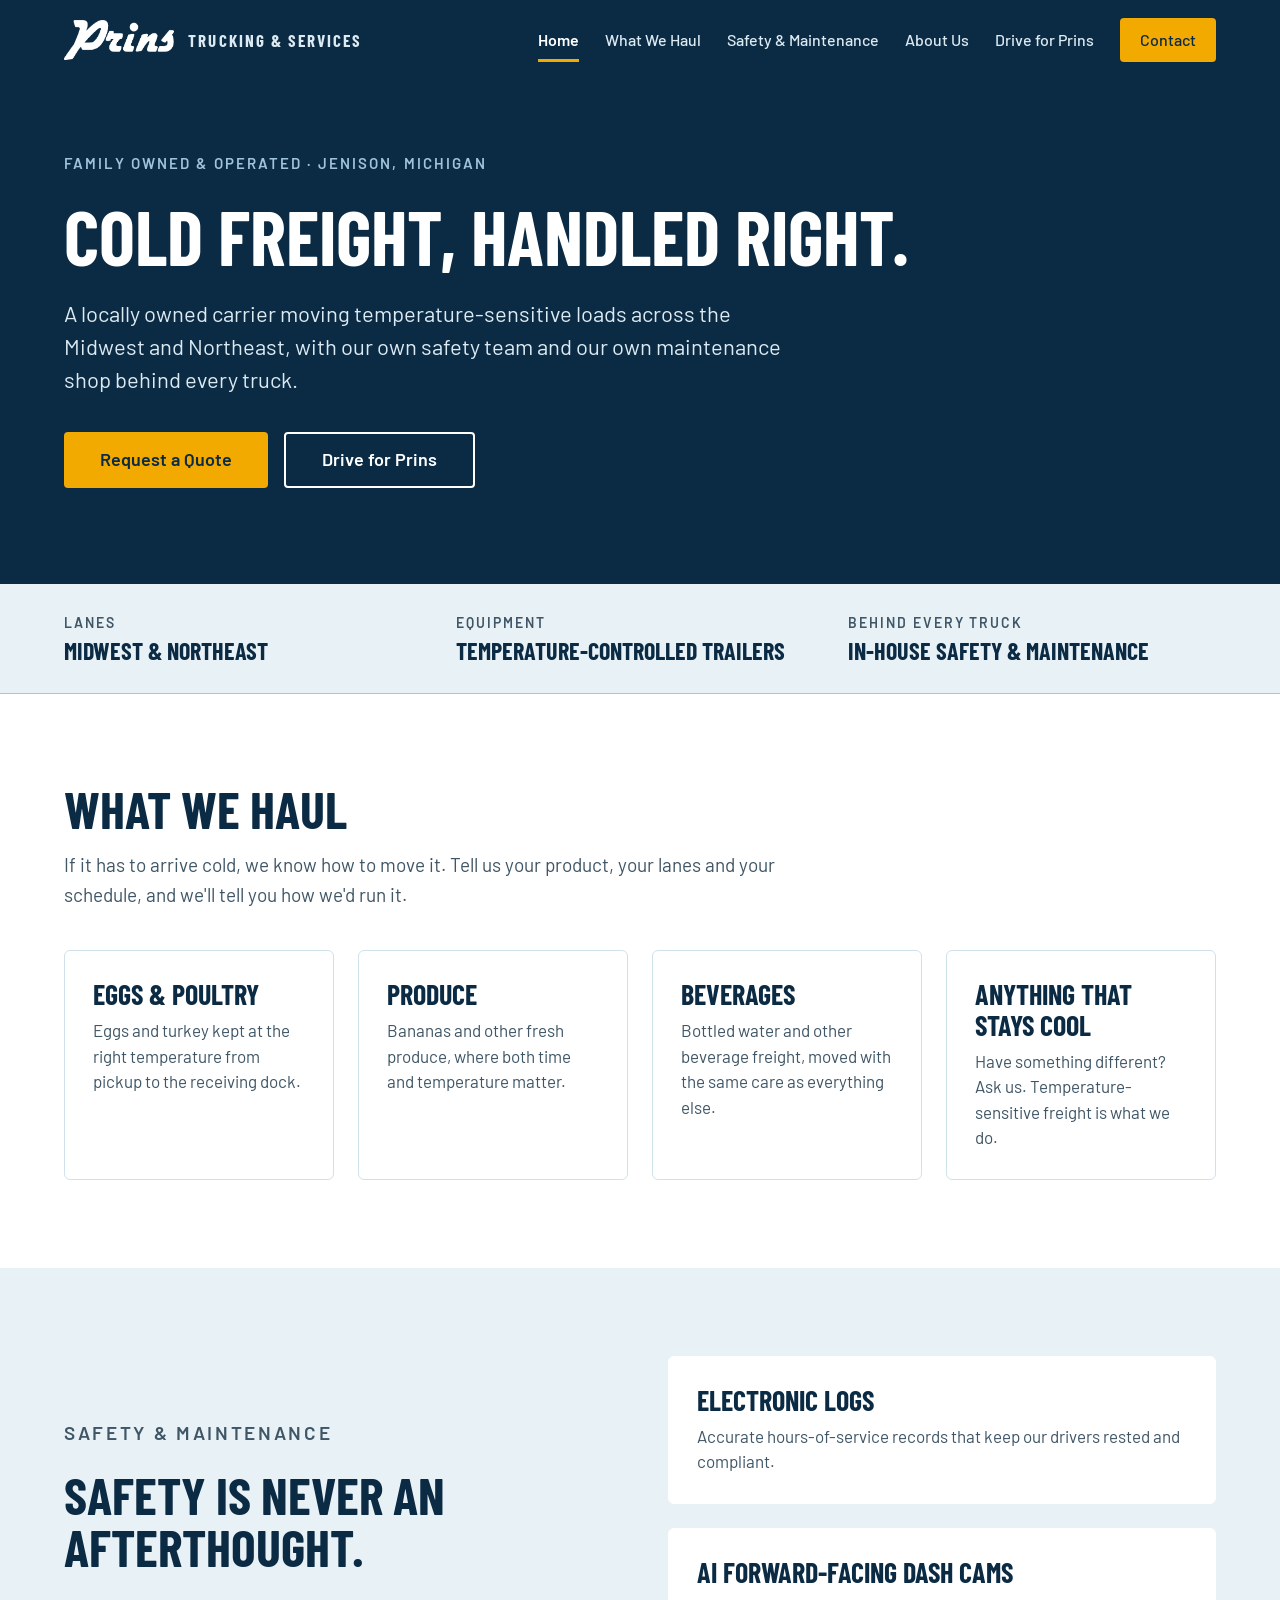
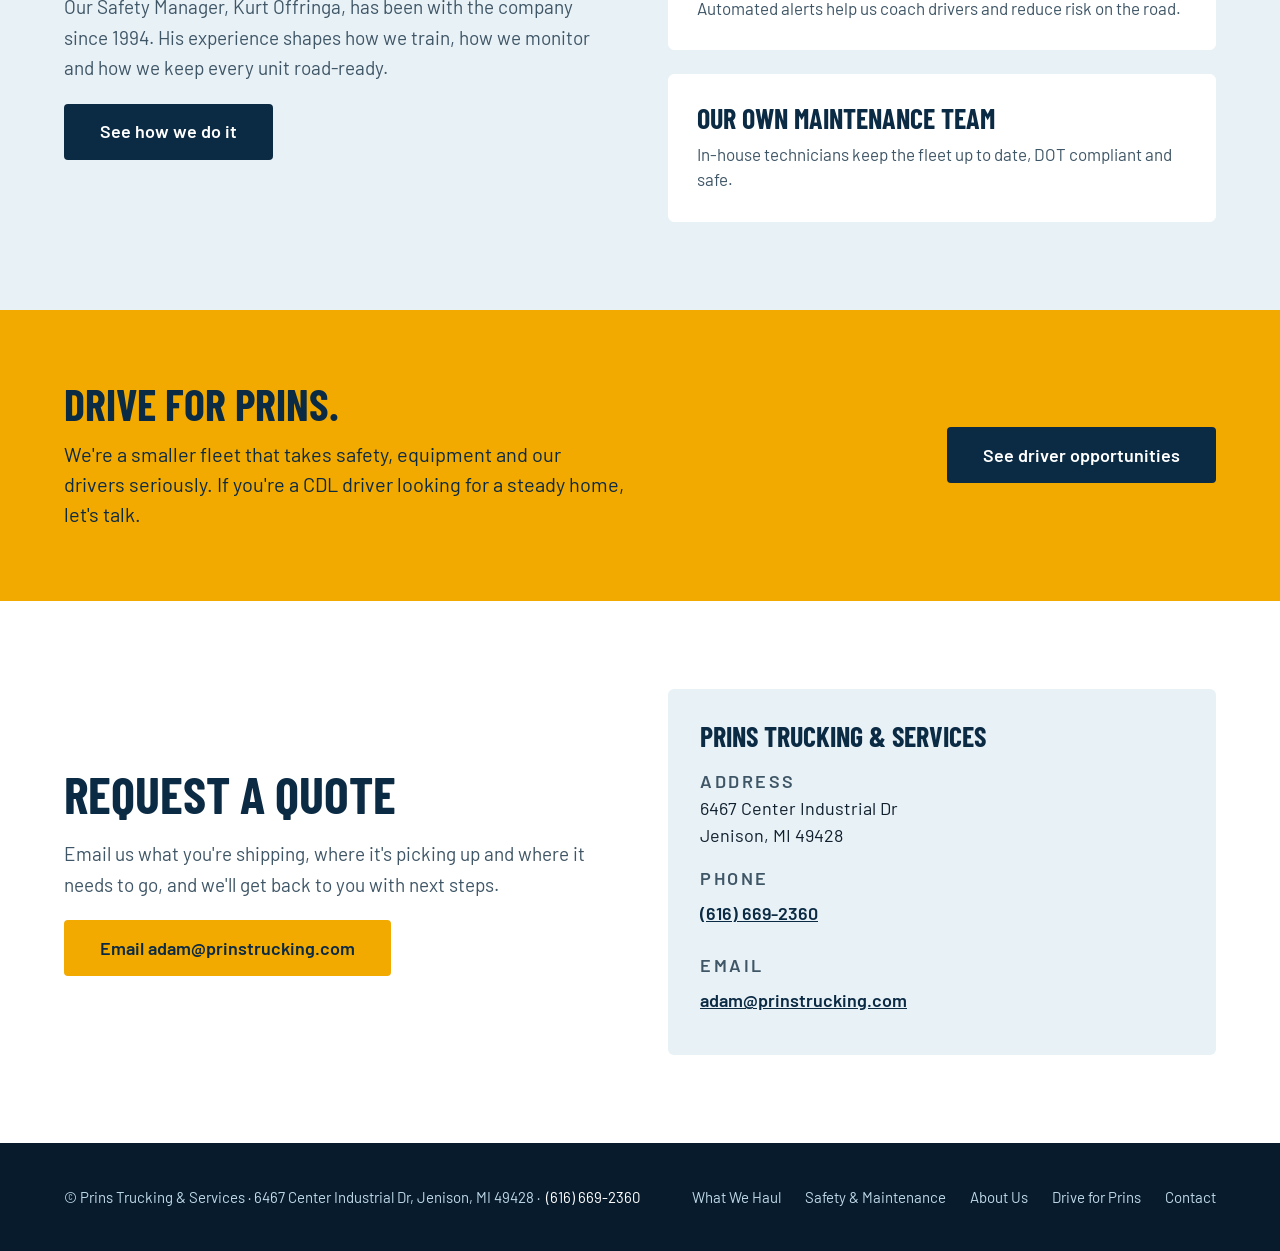
<file: index.html>
<!doctype html>
<html lang="en">
<head>
<meta charset="utf-8">
<meta name="viewport" content="width=device-width, initial-scale=1">
<title>Prins Trucking | Refrigerated Freight in Jenison, MI</title>
<meta name="description" content="Family owned and operated carrier hauling temperature-sensitive freight across the Midwest and Northeast.">
<meta name="theme-color" content="#0B2A43">
<meta property="og:type" content="website">
<meta property="og:title" content="Prins Trucking | Refrigerated Freight in Jenison, MI">
<meta property="og:description" content="Family owned and operated carrier hauling temperature-sensitive freight across the Midwest and Northeast.">
<meta property="og:site_name" content="Prins Trucking &amp; Services">
<meta property="og:url" content="https://prinstrucking.com/">
<meta property="og:image" content="https://prinstrucking.com/images/social-preview.png">
<meta property="og:image:width" content="1200">
<meta property="og:image:height" content="630">
<meta property="og:image:alt" content="Prins Trucking: cold freight, handled right. Family owned and operated in Jenison, Michigan.">
<meta name="twitter:card" content="summary_large_image">
<meta name="twitter:title" content="Prins Trucking | Refrigerated Freight in Jenison, MI">
<meta name="twitter:description" content="Family owned and operated carrier hauling temperature-sensitive freight across the Midwest and Northeast.">
<meta name="twitter:image" content="https://prinstrucking.com/images/social-preview.png">
<link rel="icon" type="image/png" sizes="32x32" href="images/favicon-32.png">
<link rel="icon" type="image/png" sizes="512x512" href="images/favicon-512.png">
<link rel="apple-touch-icon" href="images/apple-touch-icon.png">
<link rel="preconnect" href="https://fonts.googleapis.com">
<link rel="preconnect" href="https://fonts.gstatic.com" crossorigin>
<link href="https://fonts.googleapis.com/css2?family=Barlow+Condensed:wght@600;700&family=Barlow:wght@400;500;600&display=swap" rel="stylesheet">
<link rel="stylesheet" href="styles.css">
<script type="application/ld+json">
{"@context":"https://schema.org","@type":"LocalBusiness","name":"Prins Trucking & Services","description":"Family owned and operated refrigerated carrier in Jenison, Michigan.","telephone":"+1-616-669-2360","email":"adam@prinstrucking.com","address":{"@type":"PostalAddress","streetAddress":"6467 Center Industrial Dr","addressLocality":"Jenison","addressRegion":"MI","postalCode":"49428","addressCountry":"US"}}
</script>
</head>
<body>
<a class="skip" href="#main">Skip to content</a>
<header class="site-header">
  <div class="wrap">
    <a class="brand" href="index.html" aria-label="Prins Trucking &amp; Services, home">
      <img src="images/prins-logo-white.png" alt="Prins" width="110" height="40">
      <span>Trucking &amp; Services</span>
    </a>
    <nav class="nav" aria-label="Main"><a href="index.html" aria-current="page">Home</a><a href="index.html#haul">What We Haul</a><a href="safety.html">Safety &amp; Maintenance</a><a href="about.html">About Us</a><a href="drive.html">Drive for Prins</a><a class="btn-nav" href="index.html#quote">Contact</a></nav>
  </div>
</header>
<main id="main">
<section class="hero"><div class="wrap">
  <p class="eyebrow">Family owned &amp; operated · Jenison, Michigan</p>
  <h1>Cold freight, handled right.</h1>
  <p class="lead">A locally owned carrier moving temperature-sensitive loads across the Midwest and Northeast, with our own safety team and our own maintenance shop behind every truck.</p>
  <div class="btnrow"><a class="btn btn-amber" href="mailto:adam@prinstrucking.com?subject=Quote%20request">Request a Quote</a><a class="btn btn-ghost" href="drive.html">Drive for Prins</a></div>
</div></section>
<section class="facts"><div class="wrap factrow">
  <div><p class="label">Lanes</p><p class="fv">Midwest &amp; Northeast</p></div>
  <div><p class="label">Equipment</p><p class="fv">Temperature-controlled trailers</p></div>
  <div><p class="label">Behind every truck</p><p class="fv">In-house safety &amp; maintenance</p></div>
</div></section>
<section id="haul"><div class="wrap sec">
  <div class="head"><h2>What we haul</h2><p>If it has to arrive cold, we know how to move it. Tell us your product, your lanes and your schedule, and we'll tell you how we'd run it.</p></div>
  <div class="cards four"><div class="card"><h3>Eggs &amp; poultry</h3><p>Eggs and turkey kept at the right temperature from pickup to the receiving dock.</p></div><div class="card"><h3>Produce</h3><p>Bananas and other fresh produce, where both time and temperature matter.</p></div><div class="card"><h3>Beverages</h3><p>Bottled water and other beverage freight, moved with the same care as everything else.</p></div><div class="card"><h3>Anything that stays cool</h3><p>Have something different? Ask us. Temperature-sensitive freight is what we do.</p></div></div>
</div></section>
<section class="sky"><div class="wrap sec split2">
  <div class="stack"><p class="eyebrow dk">Safety &amp; Maintenance</p><h2>Safety is never an afterthought.</h2>
  <p class="body">Our Safety Manager, Kurt Offringa, has been with the company since 1994. His experience shapes how we train, how we monitor and how we keep every unit road-ready.</p>
  <p><a class="btn btn-navy" href="safety.html">See how we do it</a></p></div>
  <div class="cards one"><div class="card white"><h3>Electronic logs</h3><p>Accurate hours-of-service records that keep our drivers rested and compliant.</p></div><div class="card white"><h3>AI forward-facing dash cams</h3><p>Automated alerts help us coach drivers and reduce risk on the road.</p></div><div class="card white"><h3>Our own maintenance team</h3><p>In-house technicians keep the fleet up to date, DOT compliant and safe.</p></div></div>
</div></section>
<section class="banner"><div class="wrap bwrap">
  <div><h2>Drive for Prins.</h2><p>We're a smaller fleet that takes safety, equipment and our drivers seriously. If you're a CDL driver looking for a steady home, let's talk.</p></div>
  <a class="btn btn-navy" href="drive.html">See driver opportunities</a>
</div></section>
<section id="quote"><div class="wrap sec split2">
  <div class="stack"><h2>Request a quote</h2>
  <p class="body">Email us what you're shipping, where it's picking up and where it needs to go, and we'll get back to you with next steps.</p>
  <p><a class="btn btn-amber" href="mailto:adam@prinstrucking.com?subject=Quote%20request">Email adam@prinstrucking.com</a></p></div>
  <div class="contact"><h3>Prins Trucking &amp; Services</h3>
  <div><p class="label">Address</p><p>6467 Center Industrial Dr<br>Jenison, MI 49428</p></div>
  <div><p class="label">Phone</p><a href="tel:+16166692360">(616) 669-2360</a></div>
  <div><p class="label">Email</p><a href="mailto:adam@prinstrucking.com">adam@prinstrucking.com</a></div></div>
</div></section>
</main>
<footer class="site-footer">
  <div class="wrap">
    <p class="copy">© Prins Trucking &amp; Services · 6467 Center Industrial Dr, Jenison, MI 49428 · <a href="tel:+16166692360">(616) 669-2360</a></p>
    <nav class="fnav" aria-label="Footer"><a href="index.html#haul">What We Haul</a><a href="safety.html">Safety &amp; Maintenance</a><a href="about.html">About Us</a><a href="drive.html">Drive for Prins</a><a href="index.html#quote">Contact</a></nav>
  </div>
</footer>
</body>
</html>
</file>
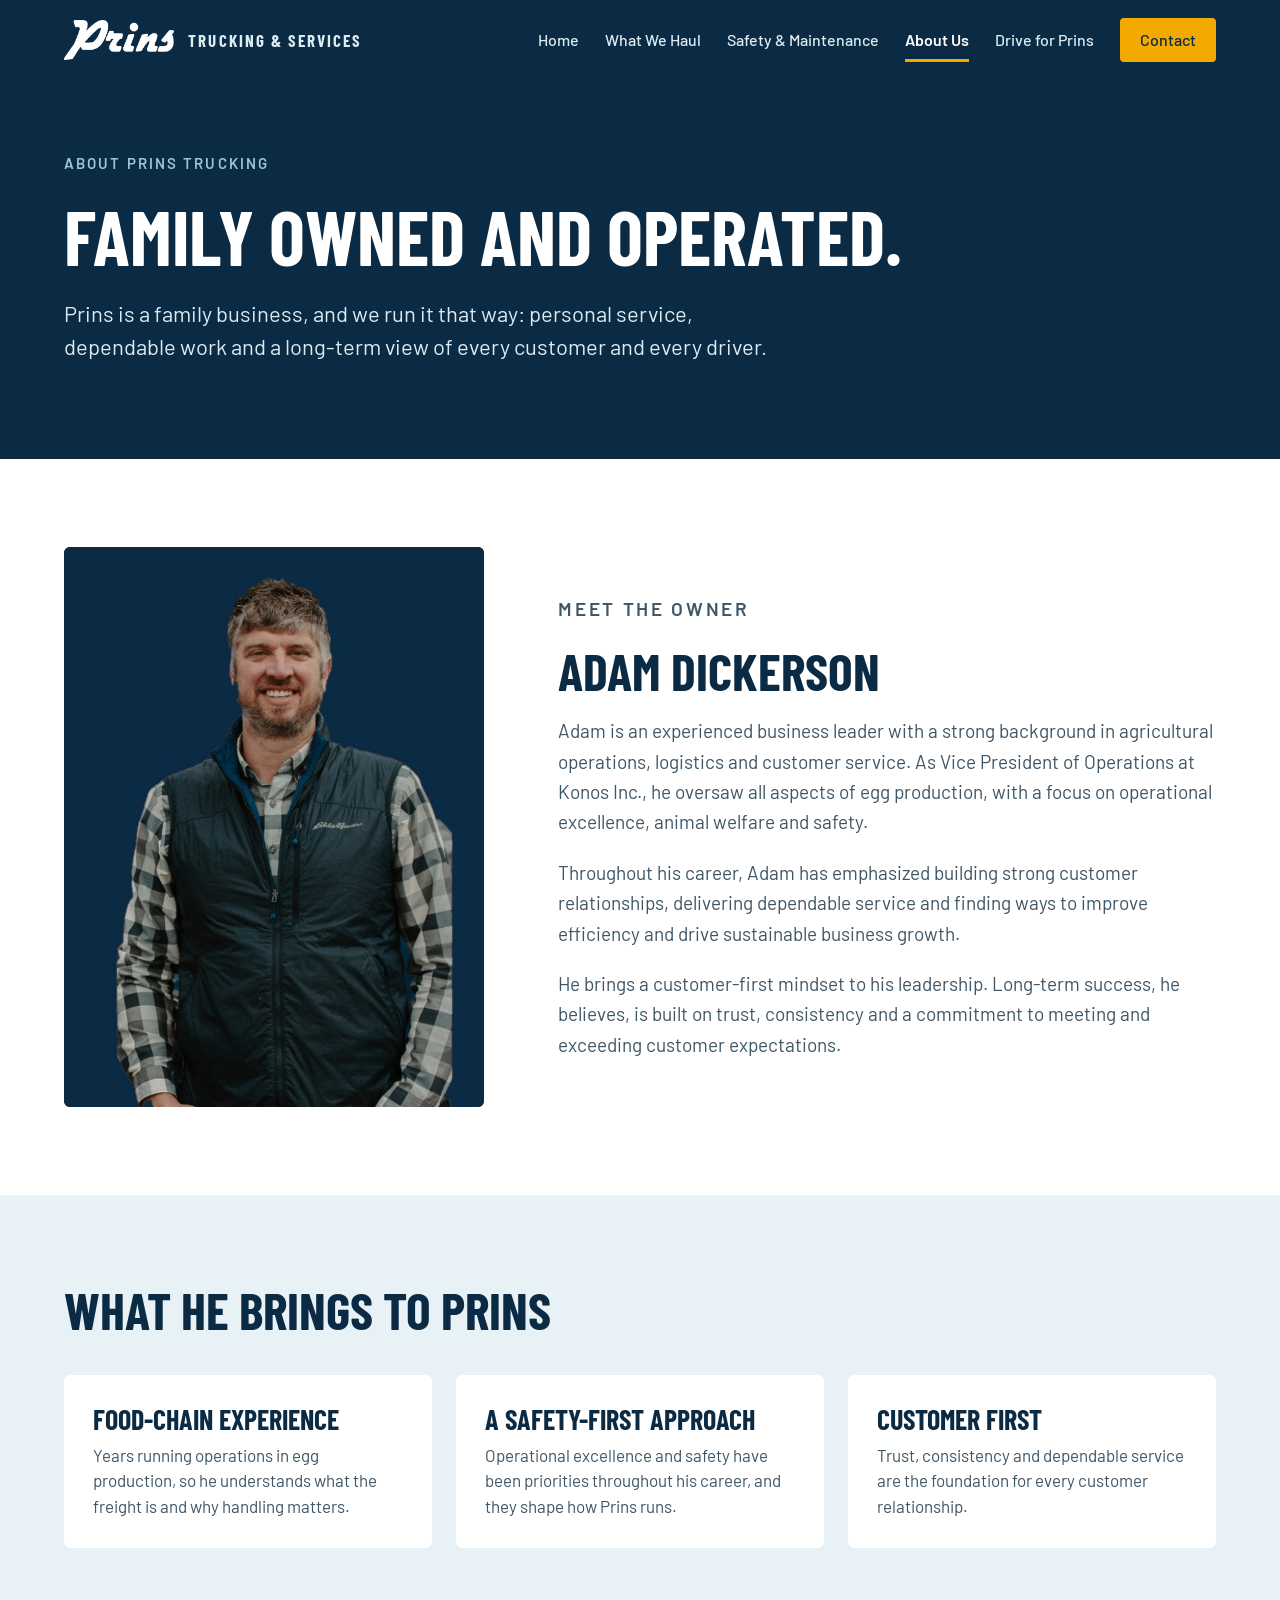
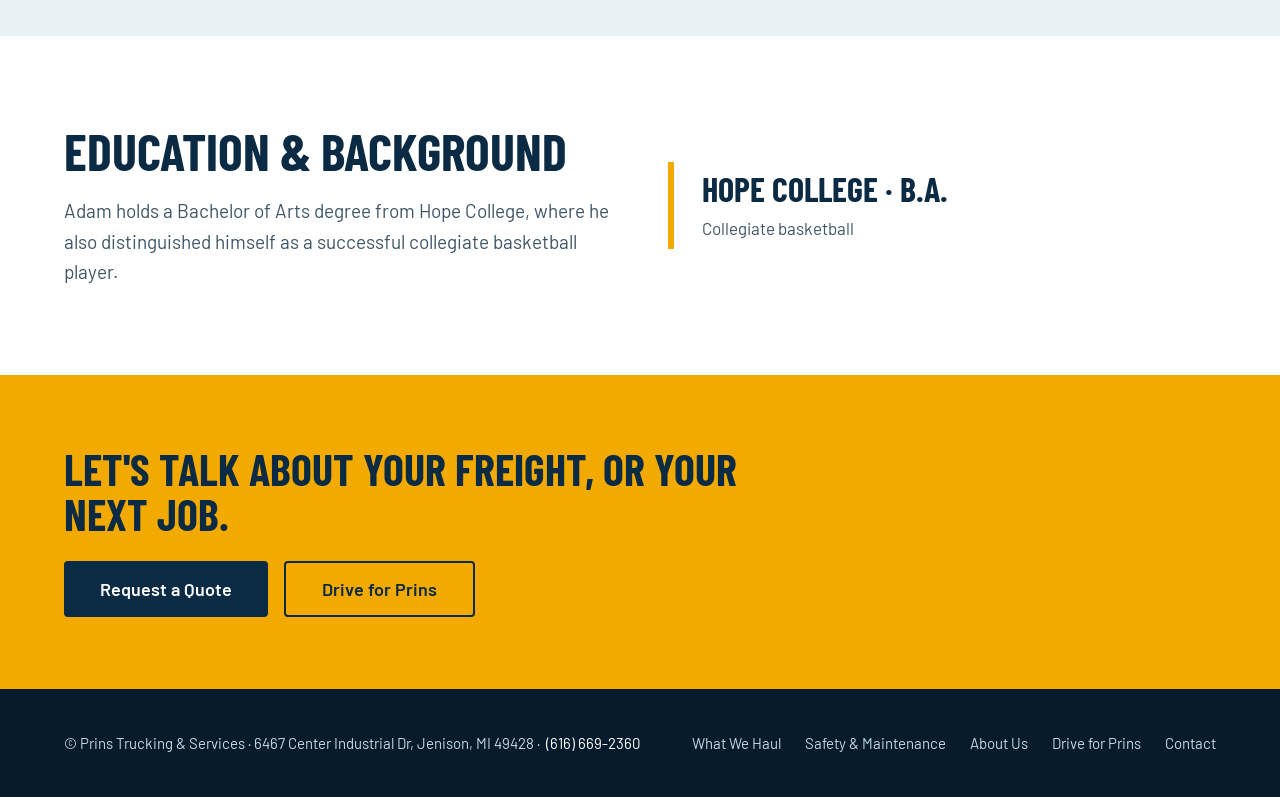
<file: about.html>
<!doctype html>
<html lang="en">
<head>
<meta charset="utf-8">
<meta name="viewport" content="width=device-width, initial-scale=1">
<title>About Us | Prins Trucking</title>
<meta name="description" content="Prins Trucking is family owned and operated. Meet owner Adam Dickerson.">
<meta name="theme-color" content="#0B2A43">
<meta property="og:type" content="website">
<meta property="og:title" content="About Us | Prins Trucking">
<meta property="og:description" content="Prins Trucking is family owned and operated. Meet owner Adam Dickerson.">
<meta property="og:site_name" content="Prins Trucking &amp; Services">
<meta property="og:url" content="https://prinstrucking.com/about.html">
<meta property="og:image" content="https://prinstrucking.com/images/social-preview.png">
<meta property="og:image:width" content="1200">
<meta property="og:image:height" content="630">
<meta property="og:image:alt" content="Prins Trucking: cold freight, handled right. Family owned and operated in Jenison, Michigan.">
<meta name="twitter:card" content="summary_large_image">
<meta name="twitter:title" content="About Us | Prins Trucking">
<meta name="twitter:description" content="Prins Trucking is family owned and operated. Meet owner Adam Dickerson.">
<meta name="twitter:image" content="https://prinstrucking.com/images/social-preview.png">
<link rel="icon" type="image/png" sizes="32x32" href="images/favicon-32.png">
<link rel="icon" type="image/png" sizes="512x512" href="images/favicon-512.png">
<link rel="apple-touch-icon" href="images/apple-touch-icon.png">
<link rel="preconnect" href="https://fonts.googleapis.com">
<link rel="preconnect" href="https://fonts.gstatic.com" crossorigin>
<link href="https://fonts.googleapis.com/css2?family=Barlow+Condensed:wght@600;700&family=Barlow:wght@400;500;600&display=swap" rel="stylesheet">
<link rel="stylesheet" href="styles.css">
</head>
<body>
<a class="skip" href="#main">Skip to content</a>
<header class="site-header">
  <div class="wrap">
    <a class="brand" href="index.html" aria-label="Prins Trucking &amp; Services, home">
      <img src="images/prins-logo-white.png" alt="Prins" width="110" height="40">
      <span>Trucking &amp; Services</span>
    </a>
    <nav class="nav" aria-label="Main"><a href="index.html">Home</a><a href="index.html#haul">What We Haul</a><a href="safety.html">Safety &amp; Maintenance</a><a href="about.html" aria-current="page">About Us</a><a href="drive.html">Drive for Prins</a><a class="btn-nav" href="index.html#quote">Contact</a></nav>
  </div>
</header>
<main id="main">
<section class="hero"><div class="wrap">
  <p class="eyebrow">About Prins Trucking</p>
  <h1>Family owned and operated.</h1>
  <p class="lead">Prins is a family business, and we run it that way: personal service, dependable work and a long-term view of every customer and every driver.</p>
  
</div></section>
<section><div class="wrap sec split owner2">
  <img class="photo adam" src="images/adam-dickerson.jpg" alt="Adam Dickerson, owner of Prins Trucking" width="654" height="1148">
  <div class="stack"><p class="eyebrow dk">Meet the owner</p><h2>Adam Dickerson</h2>
  <p class="body">Adam is an experienced business leader with a strong background in agricultural operations, logistics and customer service. As Vice President of Operations at Konos Inc., he oversaw all aspects of egg production, with a focus on operational excellence, animal welfare and safety.</p>
  <p class="body">Throughout his career, Adam has emphasized building strong customer relationships, delivering dependable service and finding ways to improve efficiency and drive sustainable business growth.</p>
  <p class="body">He brings a customer-first mindset to his leadership. Long-term success, he believes, is built on trust, consistency and a commitment to meeting and exceeding customer expectations.</p></div>
</div></section>
<section class="sky"><div class="wrap sec">
  <h2>What he brings to Prins</h2>
  <div class="cards three"><div class="card white"><h3>Food-chain experience</h3><p>Years running operations in egg production, so he understands what the freight is and why handling matters.</p></div><div class="card white"><h3>A safety-first approach</h3><p>Operational excellence and safety have been priorities throughout his career, and they shape how Prins runs.</p></div><div class="card white"><h3>Customer first</h3><p>Trust, consistency and dependable service are the foundation for every customer relationship.</p></div></div>
</div></section>
<section><div class="wrap sec split2">
  <div class="stack"><h2>Education &amp; background</h2>
  <p class="body">Adam holds a Bachelor of Arts degree from Hope College, where he also distinguished himself as a successful collegiate basketball player.</p></div>
  <div class="callout"><p class="big">Hope College · B.A.</p><p class="small">Collegiate basketball</p></div>
</div></section>
<section class="banner"><div class="wrap bwrap">
  <div><h2>Let's talk about your freight, or your next job.</h2></div>
  <div class="btnrow"><a class="btn btn-navy" href="mailto:adam@prinstrucking.com?subject=Quote%20request">Request a Quote</a><a class="btn btn-outline" href="drive.html">Drive for Prins</a></div>
</div></section>
</main>
<footer class="site-footer">
  <div class="wrap">
    <p class="copy">© Prins Trucking &amp; Services · 6467 Center Industrial Dr, Jenison, MI 49428 · <a href="tel:+16166692360">(616) 669-2360</a></p>
    <nav class="fnav" aria-label="Footer"><a href="index.html#haul">What We Haul</a><a href="safety.html">Safety &amp; Maintenance</a><a href="about.html">About Us</a><a href="drive.html">Drive for Prins</a><a href="index.html#quote">Contact</a></nav>
  </div>
</footer>
</body>
</html>
</file>
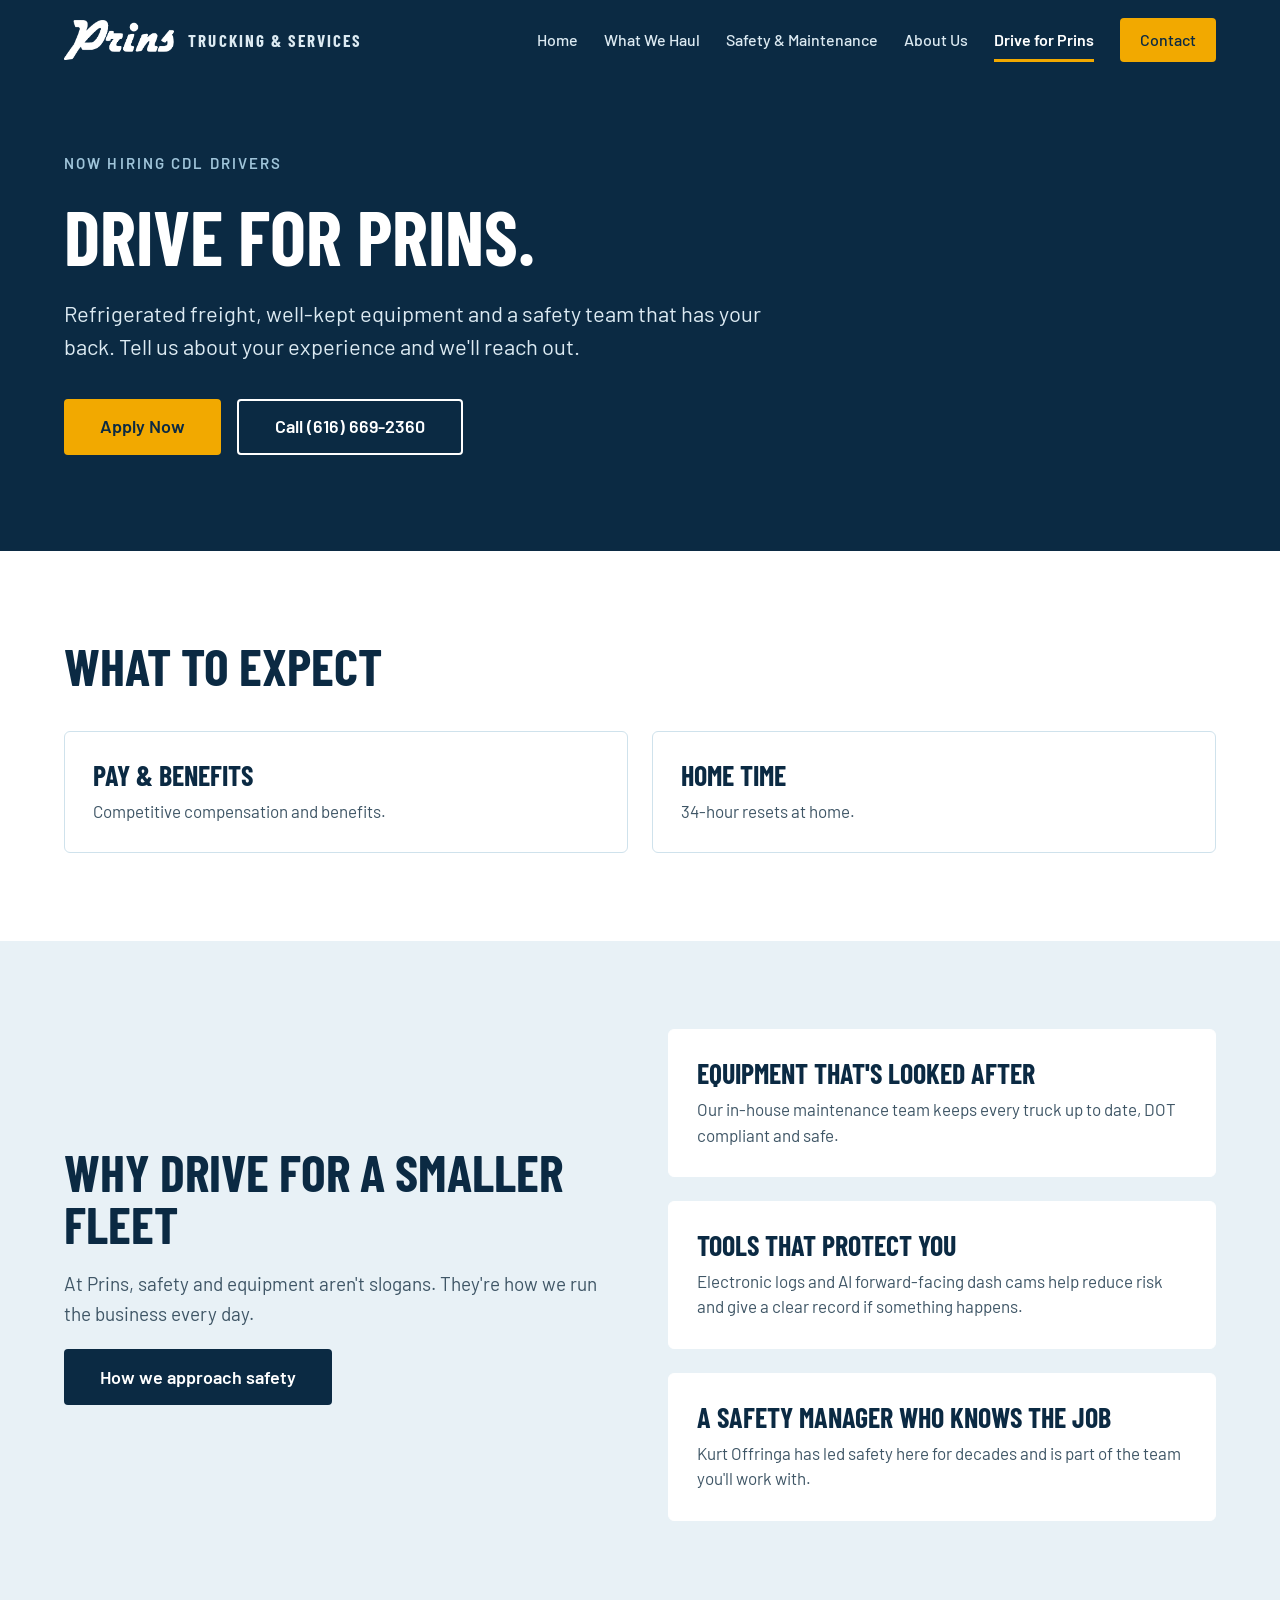
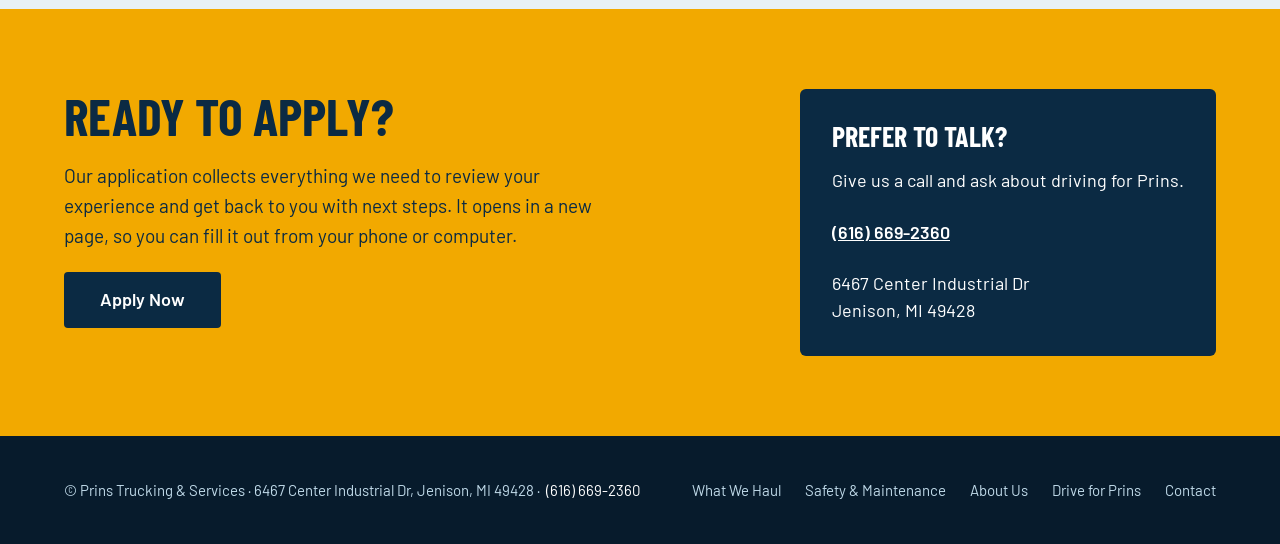
<file: drive.html>
<!doctype html>
<html lang="en">
<head>
<meta charset="utf-8">
<meta name="viewport" content="width=device-width, initial-scale=1">
<title>Drive for Prins | CDL Driver Jobs in Jenison, MI</title>
<meta name="description" content="Now hiring CDL drivers. Refrigerated freight, well-kept equipment and a safety team that has your back.">
<meta name="theme-color" content="#0B2A43">
<meta property="og:type" content="website">
<meta property="og:title" content="Drive for Prins | CDL Driver Jobs in Jenison, MI">
<meta property="og:description" content="Now hiring CDL drivers. Refrigerated freight, well-kept equipment and a safety team that has your back.">
<meta property="og:site_name" content="Prins Trucking &amp; Services">
<meta property="og:url" content="https://prinstrucking.com/drive.html">
<meta property="og:image" content="https://prinstrucking.com/images/social-preview.png">
<meta property="og:image:width" content="1200">
<meta property="og:image:height" content="630">
<meta property="og:image:alt" content="Prins Trucking: cold freight, handled right. Family owned and operated in Jenison, Michigan.">
<meta name="twitter:card" content="summary_large_image">
<meta name="twitter:title" content="Drive for Prins | CDL Driver Jobs in Jenison, MI">
<meta name="twitter:description" content="Now hiring CDL drivers. Refrigerated freight, well-kept equipment and a safety team that has your back.">
<meta name="twitter:image" content="https://prinstrucking.com/images/social-preview.png">
<link rel="icon" type="image/png" sizes="32x32" href="images/favicon-32.png">
<link rel="icon" type="image/png" sizes="512x512" href="images/favicon-512.png">
<link rel="apple-touch-icon" href="images/apple-touch-icon.png">
<link rel="preconnect" href="https://fonts.googleapis.com">
<link rel="preconnect" href="https://fonts.gstatic.com" crossorigin>
<link href="https://fonts.googleapis.com/css2?family=Barlow+Condensed:wght@600;700&family=Barlow:wght@400;500;600&display=swap" rel="stylesheet">
<link rel="stylesheet" href="styles.css">
</head>
<body>
<a class="skip" href="#main">Skip to content</a>
<header class="site-header">
  <div class="wrap">
    <a class="brand" href="index.html" aria-label="Prins Trucking &amp; Services, home">
      <img src="images/prins-logo-white.png" alt="Prins" width="110" height="40">
      <span>Trucking &amp; Services</span>
    </a>
    <nav class="nav" aria-label="Main"><a href="index.html">Home</a><a href="index.html#haul">What We Haul</a><a href="safety.html">Safety &amp; Maintenance</a><a href="about.html">About Us</a><a href="drive.html" aria-current="page">Drive for Prins</a><a class="btn-nav" href="index.html#quote">Contact</a></nav>
  </div>
</header>
<main id="main">
<section class="hero"><div class="wrap">
  <p class="eyebrow">Now hiring CDL drivers</p>
  <h1>Drive for Prins.</h1>
  <p class="lead">Refrigerated freight, well-kept equipment and a safety team that has your back. Tell us about your experience and we'll reach out.</p>
  <div class="btnrow"><a class="btn btn-amber" href="https://fillio.so/r/RP6lhYUiRXrg" target="_blank" rel="noopener">Apply Now</a><a class="btn btn-ghost" href="tel:+16166692360">Call (616) 669-2360</a></div>
</div></section>
<section><div class="wrap sec">
  <div class="head"><h2>What to expect</h2></div>
  <div class="cards two"><div class="card"><h3>Pay &amp; benefits</h3><p>Competitive compensation and benefits.</p></div><div class="card"><h3>Home time</h3><p>34-hour resets at home.</p></div></div>
</div></section>
<section class="sky"><div class="wrap sec split2">
  <div class="stack"><h2>Why drive for a smaller fleet</h2><p class="body">At Prins, safety and equipment aren't slogans. They're how we run the business every day.</p>
  <p><a class="btn btn-navy" href="safety.html">How we approach safety</a></p></div>
  <div class="cards one"><div class="card white"><h3>Equipment that's looked after</h3><p>Our in-house maintenance team keeps every truck up to date, DOT compliant and safe.</p></div><div class="card white"><h3>Tools that protect you</h3><p>Electronic logs and AI forward-facing dash cams help reduce risk and give a clear record if something happens.</p></div><div class="card white"><h3>A safety manager who knows the job</h3><p>Kurt Offringa has led safety here for decades and is part of the team you'll work with.</p></div></div>
</div></section>
<section id="apply" class="banner"><div class="wrap sec split2 apply">
  <div class="stack"><h2>Ready to apply?</h2>
  <p class="body">Our application collects everything we need to review your experience and get back to you with next steps. It opens in a new page, so you can fill it out from your phone or computer.</p>
  <p><a class="btn btn-navy" href="https://fillio.so/r/RP6lhYUiRXrg" target="_blank" rel="noopener">Apply Now</a></p></div>
  <div class="contact dark"><h3>Prefer to talk?</h3><p>Give us a call and ask about driving for Prins.</p><a href="tel:+16166692360">(616) 669-2360</a><p>6467 Center Industrial Dr<br>Jenison, MI 49428</p></div>
</div></section>
</main>
<footer class="site-footer">
  <div class="wrap">
    <p class="copy">© Prins Trucking &amp; Services · 6467 Center Industrial Dr, Jenison, MI 49428 · <a href="tel:+16166692360">(616) 669-2360</a></p>
    <nav class="fnav" aria-label="Footer"><a href="index.html#haul">What We Haul</a><a href="safety.html">Safety &amp; Maintenance</a><a href="about.html">About Us</a><a href="drive.html">Drive for Prins</a><a href="index.html#quote">Contact</a></nav>
  </div>
</footer>
</body>
</html>
</file>
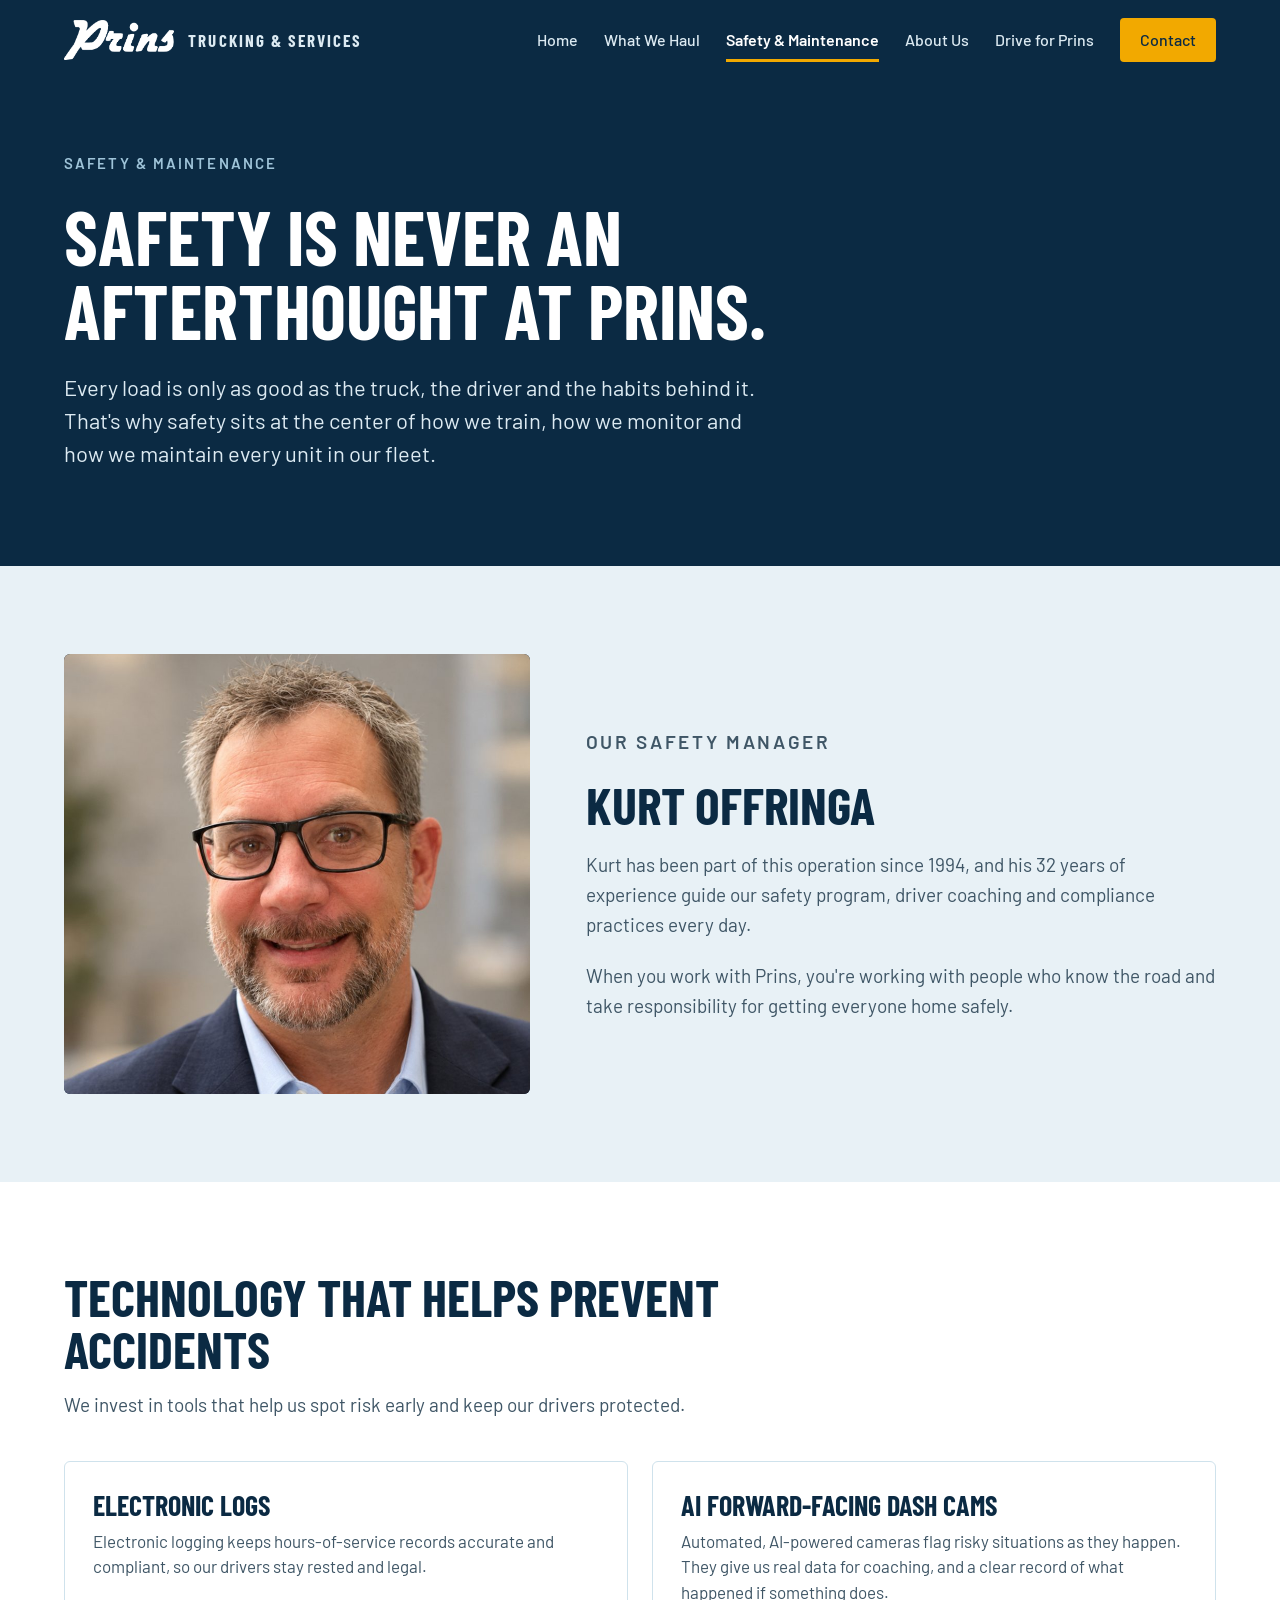
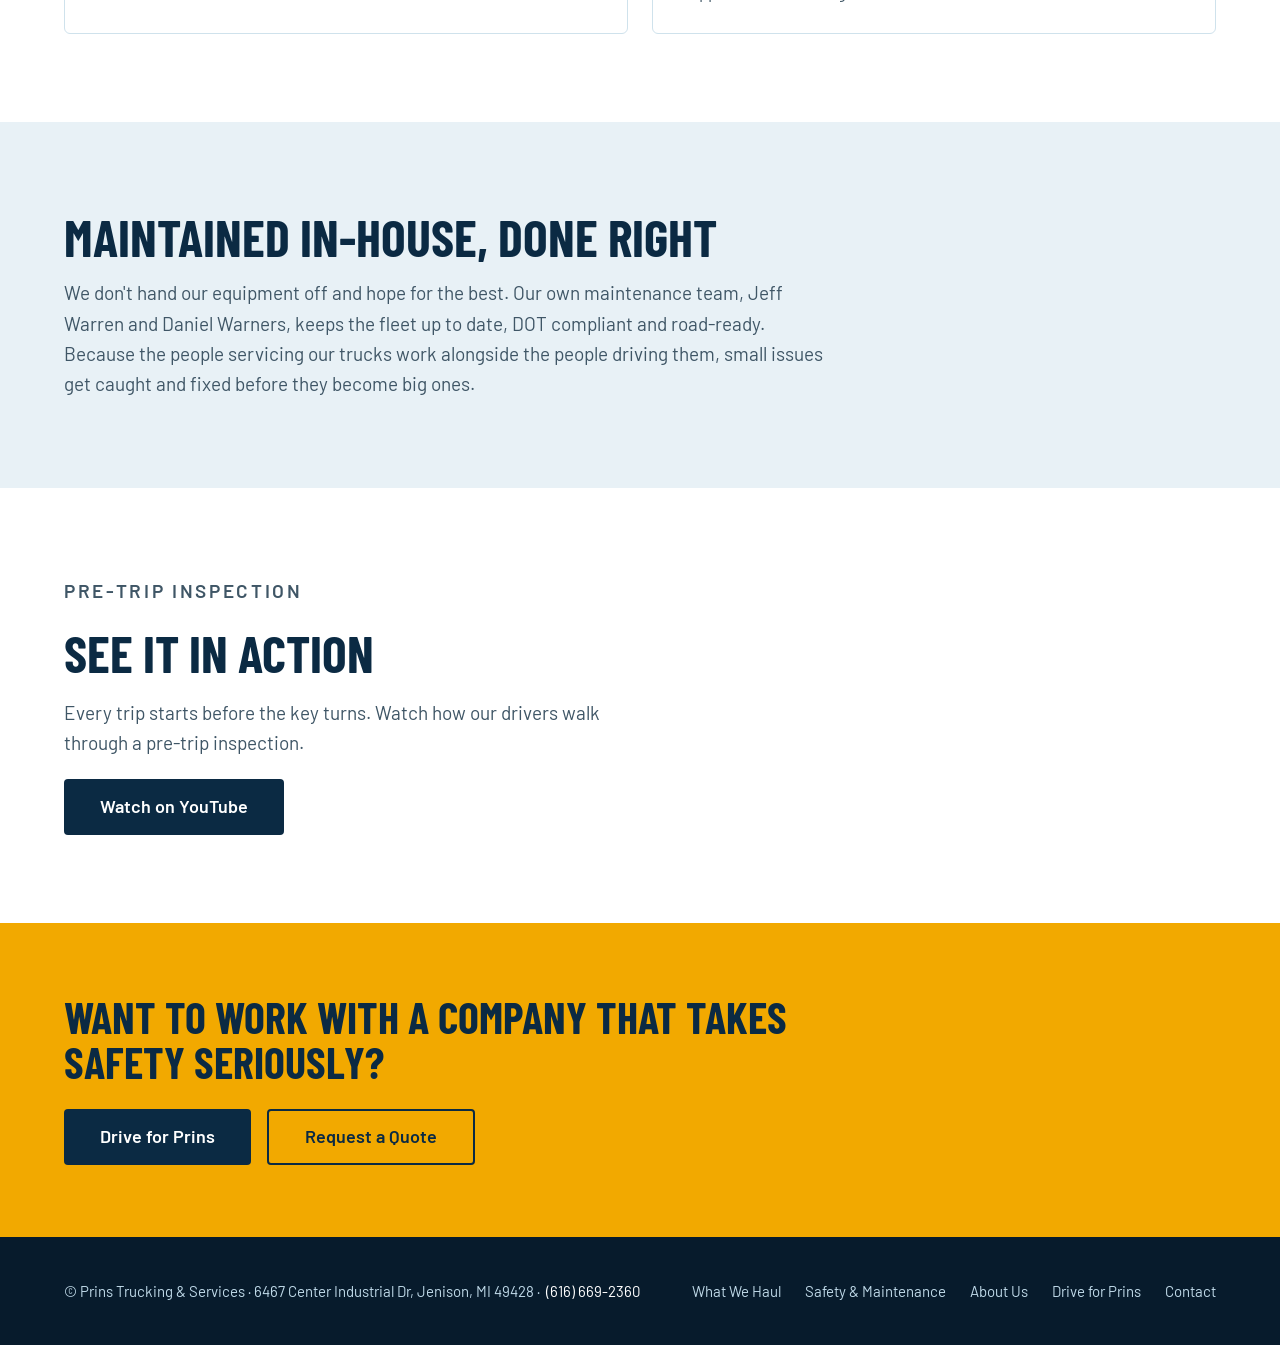
<file: safety.html>
<!doctype html>
<html lang="en">
<head>
<meta charset="utf-8">
<meta name="viewport" content="width=device-width, initial-scale=1">
<title>Safety &amp; Maintenance | Prins Trucking</title>
<meta name="description" content="How Prins Trucking approaches safety: electronic logs, AI dash cams and an in-house maintenance team.">
<meta name="theme-color" content="#0B2A43">
<meta property="og:type" content="website">
<meta property="og:title" content="Safety &amp; Maintenance | Prins Trucking">
<meta property="og:description" content="How Prins Trucking approaches safety: electronic logs, AI dash cams and an in-house maintenance team.">
<meta property="og:site_name" content="Prins Trucking &amp; Services">
<meta property="og:url" content="https://prinstrucking.com/safety.html">
<meta property="og:image" content="https://prinstrucking.com/images/social-preview.png">
<meta property="og:image:width" content="1200">
<meta property="og:image:height" content="630">
<meta property="og:image:alt" content="Prins Trucking: cold freight, handled right. Family owned and operated in Jenison, Michigan.">
<meta name="twitter:card" content="summary_large_image">
<meta name="twitter:title" content="Safety &amp; Maintenance | Prins Trucking">
<meta name="twitter:description" content="How Prins Trucking approaches safety: electronic logs, AI dash cams and an in-house maintenance team.">
<meta name="twitter:image" content="https://prinstrucking.com/images/social-preview.png">
<link rel="icon" type="image/png" sizes="32x32" href="images/favicon-32.png">
<link rel="icon" type="image/png" sizes="512x512" href="images/favicon-512.png">
<link rel="apple-touch-icon" href="images/apple-touch-icon.png">
<link rel="preconnect" href="https://fonts.googleapis.com">
<link rel="preconnect" href="https://fonts.gstatic.com" crossorigin>
<link href="https://fonts.googleapis.com/css2?family=Barlow+Condensed:wght@600;700&family=Barlow:wght@400;500;600&display=swap" rel="stylesheet">
<link rel="stylesheet" href="styles.css">
</head>
<body>
<a class="skip" href="#main">Skip to content</a>
<header class="site-header">
  <div class="wrap">
    <a class="brand" href="index.html" aria-label="Prins Trucking &amp; Services, home">
      <img src="images/prins-logo-white.png" alt="Prins" width="110" height="40">
      <span>Trucking &amp; Services</span>
    </a>
    <nav class="nav" aria-label="Main"><a href="index.html">Home</a><a href="index.html#haul">What We Haul</a><a href="safety.html" aria-current="page">Safety &amp; Maintenance</a><a href="about.html">About Us</a><a href="drive.html">Drive for Prins</a><a class="btn-nav" href="index.html#quote">Contact</a></nav>
  </div>
</header>
<main id="main">
<section class="hero"><div class="wrap">
  <p class="eyebrow">Safety &amp; Maintenance</p>
  <h1>Safety is never an afterthought at Prins.</h1>
  <p class="lead">Every load is only as good as the truck, the driver and the habits behind it. That's why safety sits at the center of how we train, how we monitor and how we maintain every unit in our fleet.</p>
  
</div></section>
<section class="sky"><div class="wrap sec split safety">
  <img class="photo kurt" src="images/kurt-offringa.jpg" alt="Kurt Offringa, Safety Manager at Prins Trucking" width="900" height="1200">
  <div class="stack"><p class="eyebrow dk">Our Safety Manager</p><h2>Kurt Offringa</h2>
  <p class="body">Kurt has been part of this operation since 1994, and his 32 years of experience guide our safety program, driver coaching and compliance practices every day.</p>
  <p class="body">When you work with Prins, you're working with people who know the road and take responsibility for getting everyone home safely.</p></div>
</div></section>
<section><div class="wrap sec">
  <div class="head"><h2>Technology that helps prevent accidents</h2><p>We invest in tools that help us spot risk early and keep our drivers protected.</p></div>
  <div class="cards two"><div class="card"><h3>Electronic logs</h3><p>Electronic logging keeps hours-of-service records accurate and compliant, so our drivers stay rested and legal.</p></div><div class="card"><h3>AI forward-facing dash cams</h3><p>Automated, AI-powered cameras flag risky situations as they happen. They give us real data for coaching, and a clear record of what happened if something does.</p></div></div>
</div></section>
<section class="sky"><div class="wrap sec">
  <div class="head"><h2>Maintained in-house, done right</h2><p>We don't hand our equipment off and hope for the best. Our own maintenance team, Jeff Warren and Daniel Warners, keeps the fleet up to date, DOT compliant and road-ready. Because the people servicing our trucks work alongside the people driving them, small issues get caught and fixed before they become big ones.</p></div>
</div></section>
<section><div class="wrap sec split2">
  <div class="stack"><p class="eyebrow dk">Pre-trip inspection</p><h2>See it in action</h2>
  <p class="body">Every trip starts before the key turns. Watch how our drivers walk through a pre-trip inspection.</p>
  <p><a class="btn btn-navy" href="https://www.youtube.com/watch?v=TTNGTP2urDA" target="_blank" rel="noopener">Watch on YouTube</a></p></div>
</div></section>
<section class="banner"><div class="wrap bwrap">
  <div><h2>Want to work with a company that takes safety seriously?</h2></div>
  <div class="btnrow"><a class="btn btn-navy" href="drive.html">Drive for Prins</a><a class="btn btn-outline" href="mailto:adam@prinstrucking.com?subject=Quote%20request">Request a Quote</a></div>
</div></section>
</main>
<footer class="site-footer">
  <div class="wrap">
    <p class="copy">© Prins Trucking &amp; Services · 6467 Center Industrial Dr, Jenison, MI 49428 · <a href="tel:+16166692360">(616) 669-2360</a></p>
    <nav class="fnav" aria-label="Footer"><a href="index.html#haul">What We Haul</a><a href="safety.html">Safety &amp; Maintenance</a><a href="about.html">About Us</a><a href="drive.html">Drive for Prins</a><a href="index.html#quote">Contact</a></nav>
  </div>
</footer>
</body>
</html>
</file>
<file: styles.css>
:root {
  --navy: #0B2A43;
  --navy-deep: #071B2C;
  --navy-soft: #17405E;
  --amber: #F2A900;
  --sky: #E8F1F6;
  --line: #A9C6D7;
  --card-line: #CFE2EC;
  --ink: #10202E;
  --muted: #3F5666;
  --on-dark: #DCEAF2;
  --on-dark-soft: #9FC4D9;
  --display: 'Barlow Condensed', 'Arial Narrow', 'Roboto Condensed', sans-serif;
  --body: 'Barlow', system-ui, -apple-system, 'Segoe UI', Arial, sans-serif;
}

*, *::before, *::after { box-sizing: border-box; }

html { -webkit-text-size-adjust: 100%; scroll-behavior: smooth; }

body {
  margin: 0;
  font-family: var(--body);
  color: var(--ink);
  background: #fff;
  line-height: 1.5;
}

img { max-width: 100%; }

a { color: inherit; }

:focus-visible { outline: 3px solid var(--amber); outline-offset: 3px; }
.banner :focus-visible, .sky :focus-visible { outline-color: var(--navy); }

.skip {
  position: absolute; left: 16px; top: -60px; z-index: 10;
  background: var(--amber); color: var(--navy); padding: 12px 16px; font-weight: 600; text-decoration: none;
}
.skip:focus { top: 12px; }

.wrap { max-width: 1200px; margin: 0 auto; padding: 0 24px; }

h1, h2, h3 {
  font-family: var(--display);
  font-weight: 700;
  text-transform: uppercase;
  margin: 0;
  color: var(--navy);
}
h2 { font-size: clamp(36px, 6vw, 52px); line-height: 1; }
h3 { font-size: 28px; line-height: 1.1; }

.eyebrow {
  margin: 0;
  font-size: 15px; font-weight: 600; letter-spacing: 0.14em; text-transform: uppercase;
  color: var(--muted);
}

/* Buttons */
.btn {
  display: inline-flex; align-items: center; justify-content: center;
  min-height: 56px; padding: 0 36px;
  font-family: var(--body); font-size: 18px; font-weight: 600;
  text-decoration: none; border-radius: 4px; border: 0; cursor: pointer;
}
.btn-amber { background: var(--amber); color: var(--navy); }
.btn-navy { background: var(--navy); color: #fff; }
.btn:hover { filter: brightness(1.08); }

/* Header */
.site-header { background: var(--navy); color: #fff; }
.site-header .wrap {
  display: flex; flex-wrap: wrap; align-items: center; justify-content: space-between;
  gap: 4px 24px; padding-top: 12px; padding-bottom: 12px;
}
.brand { display: inline-flex; align-items: center; gap: 14px; text-decoration: none; padding: 8px 0; color: #fff; }
.brand img { height: 40px; width: auto; display: block; }
.brand span {
  font-family: var(--display); font-weight: 700; font-size: 17px; letter-spacing: 0.12em;
  text-transform: uppercase; color: var(--on-dark); line-height: 1.1;
}
.phone {
  color: #fff; text-decoration: none; font-size: 18px; font-weight: 600;
  min-height: 44px; display: inline-flex; align-items: center;
}

/* Hero */
.hero { background: var(--navy); color: #fff; }
.hero .wrap { padding-top: 72px; padding-bottom: 96px; }
.hero .eyebrow { color: var(--on-dark-soft); margin-bottom: 24px; }
.hero h1 {
  color: #fff;
  font-size: clamp(46px, 11vw, 96px);
  line-height: 0.98;
  max-width: 880px;
}
.hero p.lead {
  margin: 24px 0 0; font-size: clamp(18px, 2.4vw, 22px); line-height: 1.5;
  color: var(--on-dark); max-width: 720px;
}
.hero .btn { margin-top: 36px; }

/* What we haul */
.haul .wrap { padding-top: 88px; padding-bottom: 88px; }
.cards {
  display: grid; gap: 24px; margin-top: 40px;
  grid-template-columns: repeat(auto-fit, minmax(220px, 1fr));
}
.card { border: 1px solid var(--card-line); border-radius: 6px; padding: 28px; }
.card p { margin: 8px 0 0; font-size: 17px; color: var(--muted); }

/* Two-column sections */
.sky { background: var(--sky); }
.split {
  display: grid; align-items: center; gap: 56px;
  padding-top: 88px; padding-bottom: 88px;
}
.split.safety { grid-template-columns: minmax(0, 0.85fr) minmax(0, 1.15fr); }
.split.owner { grid-template-columns: minmax(0, 1.15fr) minmax(0, 0.85fr); }
.photo { display: block; width: 100%; height: auto; border-radius: 6px; background: var(--navy); object-fit: cover; }
.photo.kurt { height: 440px; object-position: center 15%; }
.photo.adam { aspect-ratio: 3 / 4; object-position: center top; max-width: 420px; justify-self: end; }
.stack { display: flex; flex-direction: column; gap: 22px; }
.stack p { margin: 0; font-size: 19px; line-height: 1.6; color: var(--muted); }
.stack p.small { font-size: 17px; }
.points { margin: 4px 0 0; padding: 0; list-style: none; border-bottom: 1px solid var(--line); }
.points li {
  border-top: 1px solid var(--line); padding: 16px 0;
  display: grid; grid-template-columns: 240px 1fr; gap: 4px 16px; align-items: baseline;
}
.points strong {
  font-family: var(--display); font-weight: 700; font-size: 24px; text-transform: uppercase; color: var(--navy);
  line-height: 1.15;
}
.points span { font-size: 17px; color: var(--muted); }

/* Drive banner */
.banner { background: var(--amber); }
.banner .wrap {
  display: flex; flex-wrap: wrap; align-items: center; justify-content: space-between;
  gap: 24px 48px; padding-top: 72px; padding-bottom: 72px;
}
.banner h2 { color: var(--navy); }
.banner p { margin: 12px 0 0; font-size: 20px; color: var(--navy); max-width: 560px; }

/* Footer */
.site-footer { background: var(--navy-deep); color: #BFD9E8; }
.site-footer .wrap {
  display: flex; flex-wrap: wrap; align-items: center; justify-content: space-between;
  gap: 16px 48px; padding-top: 40px; padding-bottom: 40px; font-size: 16px; line-height: 1.6;
}
.site-footer .name {
  margin: 0; font-family: var(--display); font-weight: 700; font-size: 22px;
  letter-spacing: 0.1em; text-transform: uppercase; color: #fff;
}
.site-footer address { font-style: normal; margin-top: 4px; }
.site-footer .links { display: flex; flex-wrap: wrap; gap: 0 32px; }
.site-footer .links a { color: #fff; text-decoration: none; min-height: 44px; display: inline-flex; align-items: center; }


/* Multi-page additions */
.eyebrow.dk { color: var(--muted); }
.hero h1 { font-size: clamp(44px, 9vw, 76px); }
.hero .btn { margin-top: 0; }
.btnrow { display: flex; flex-wrap: wrap; gap: 16px; margin-top: 36px; }
.btn-ghost { border: 2px solid #fff; color: #fff; background: transparent; }
.btn-outline { border: 2px solid var(--navy); color: var(--navy); background: transparent; }
.btn-nav { background: var(--amber); color: var(--navy) !important; padding: 0 20px; min-height: 44px; display: inline-flex; align-items: center; border-radius: 4px; font-weight: 600; }
.banner .btnrow { margin-top: 0; }

.nav { display: flex; flex-wrap: wrap; align-items: center; gap: 0 26px; }
.nav a { color: var(--on-dark); text-decoration: none; font-size: 16px; font-weight: 500; min-height: 44px; display: inline-flex; align-items: center; }
.nav a[aria-current="page"] { color: #fff; font-weight: 600; box-shadow: inset 0 -3px 0 var(--amber); }
.nav a.btn-nav { box-shadow: none; }

.sec { padding-top: 88px; padding-bottom: 88px; }
.head { max-width: 760px; }
.head p { margin: 16px 0 0; font-size: 19px; line-height: 1.6; color: var(--muted); }
.body { font-size: 19px !important; line-height: 1.6; color: var(--muted); }
.stack { gap: 20px; }
.stack h2 { margin: 0; }
.stack > p { margin: 0; }

.facts { background: var(--sky); border-bottom: 1px solid var(--line); }
.factrow { display: grid; grid-template-columns: repeat(3, 1fr); gap: 24px; padding-top: 28px; padding-bottom: 28px; }
.label { margin: 0; font-size: 14px; font-weight: 600; letter-spacing: 0.14em; text-transform: uppercase; color: var(--muted); }
.fv { margin: 4px 0 0; font-family: var(--display); font-weight: 700; font-size: 24px; text-transform: uppercase; color: var(--navy); line-height: 1.15; }

.cards.four { grid-template-columns: repeat(auto-fit, minmax(230px, 1fr)); }
.cards.three { grid-template-columns: repeat(auto-fit, minmax(260px, 1fr)); }
.cards.two { grid-template-columns: repeat(auto-fit, minmax(300px, 1fr)); }
.cards.one { grid-template-columns: 1fr; margin-top: 0; }
.card.white { background: #fff; border-color: #fff; }

.split2 { display: grid; grid-template-columns: 1fr 1fr; gap: 56px; align-items: center; }
.split2 .cards { margin-top: 0; }
.split.safety { align-items: center; }
.split.owner2 { grid-template-columns: minmax(0, 0.8fr) minmax(0, 1.2fr); align-items: center; padding-top: 88px; padding-bottom: 88px; display: grid; gap: 56px; }
.split.owner2 .photo.adam { justify-self: start; }
.photo.adam { max-width: 420px; }

.callout { border-left: 6px solid var(--amber); padding: 8px 0 8px 28px; }
.callout .big { margin: 0; font-family: var(--display); font-weight: 700; font-size: 34px; line-height: 1.1; text-transform: uppercase; color: var(--navy); }
.callout .small { margin: 8px 0 0; font-size: 17px; color: var(--muted); }

.bwrap { display: flex; flex-wrap: wrap; align-items: center; justify-content: space-between; gap: 24px 48px; padding-top: 64px; padding-bottom: 64px; }
.bwrap h2 { font-size: clamp(32px, 5vw, 44px); line-height: 1.02; max-width: 760px; }
.banner.sec-banner { }
.banner .split2.apply { padding-top: 80px; padding-bottom: 80px; align-items: start; }
.banner .stack .body { color: var(--navy) !important; }

.contact { background: var(--sky); border-radius: 6px; padding: 32px; display: flex; flex-direction: column; gap: 16px; }
.contact h3 { margin: 0; }
.contact p { margin: 0; font-size: 18px; }
.contact a { color: var(--navy); font-size: 18px; font-weight: 600; }
.contact.dark { background: var(--navy); }
.contact.dark h3, .contact.dark p, .contact.dark a { color: #fff; }
.contact.dark h3 { color: #fff; }

.site-footer .wrap { padding-top: 32px; padding-bottom: 32px; font-size: 15px; }
.site-footer .copy { margin: 0; }
.site-footer .copy a { color: #fff; text-decoration: none; }
.fnav { display: flex; flex-wrap: wrap; gap: 0 24px; }
.fnav a { color: #BFD9E8; text-decoration: none; min-height: 44px; display: inline-flex; align-items: center; }

@media (max-width: 960px) {
  .site-header .wrap { padding-top: 8px; padding-bottom: 4px; }
  .nav { width: 100%; gap: 0 18px; }
  .nav a { font-size: 15px; }
  .split2, .split, .split.safety, .split.owner2 { grid-template-columns: 1fr; gap: 32px; }
  .sec, .split.owner2 { padding-top: 64px; padding-bottom: 64px; }
  .photo.kurt { height: auto; aspect-ratio: 4 / 3; }
  .split.owner2 .photo.adam { max-width: 360px; }
  .factrow { grid-template-columns: 1fr; gap: 16px; }
}
@media (max-width: 560px) {
  .wrap { padding-left: 20px; padding-right: 20px; }
  .brand img { height: 34px; }
  .brand span { font-size: 14px; }
  .hero .wrap { padding-top: 48px; padding-bottom: 56px; }
  .btnrow .btn, .bwrap > .btn, .stack .btn, .hero .btn { width: 100%; }
  .photo.kurt { aspect-ratio: 1 / 1; }
  .split.owner2 .photo.adam { max-width: 100%; }
  .btn { padding: 0 24px; text-align: center; }
  .nav { gap: 0 14px; }
  .nav a.btn-nav { padding: 0 14px; }
  .fnav { flex-direction: column; }
  .contact { padding: 24px; }
}
@media (prefers-reduced-motion: reduce) { html { scroll-behavior: auto; } }

/* Fit long words and keep inline links tappable */
h1, h2, h3 { overflow-wrap: break-word; }
@media (max-width: 560px) { .hero h1 { font-size: clamp(34px, 10vw, 44px); } }
.contact a, .site-footer .copy a { display: inline-flex; align-items: center; min-height: 44px; }
.site-footer .copy { display: flex; flex-wrap: wrap; align-items: center; gap: 0 6px; }
@media (min-width: 961px) { .nav a, .contact a { min-height: 44px; } }
</file>
